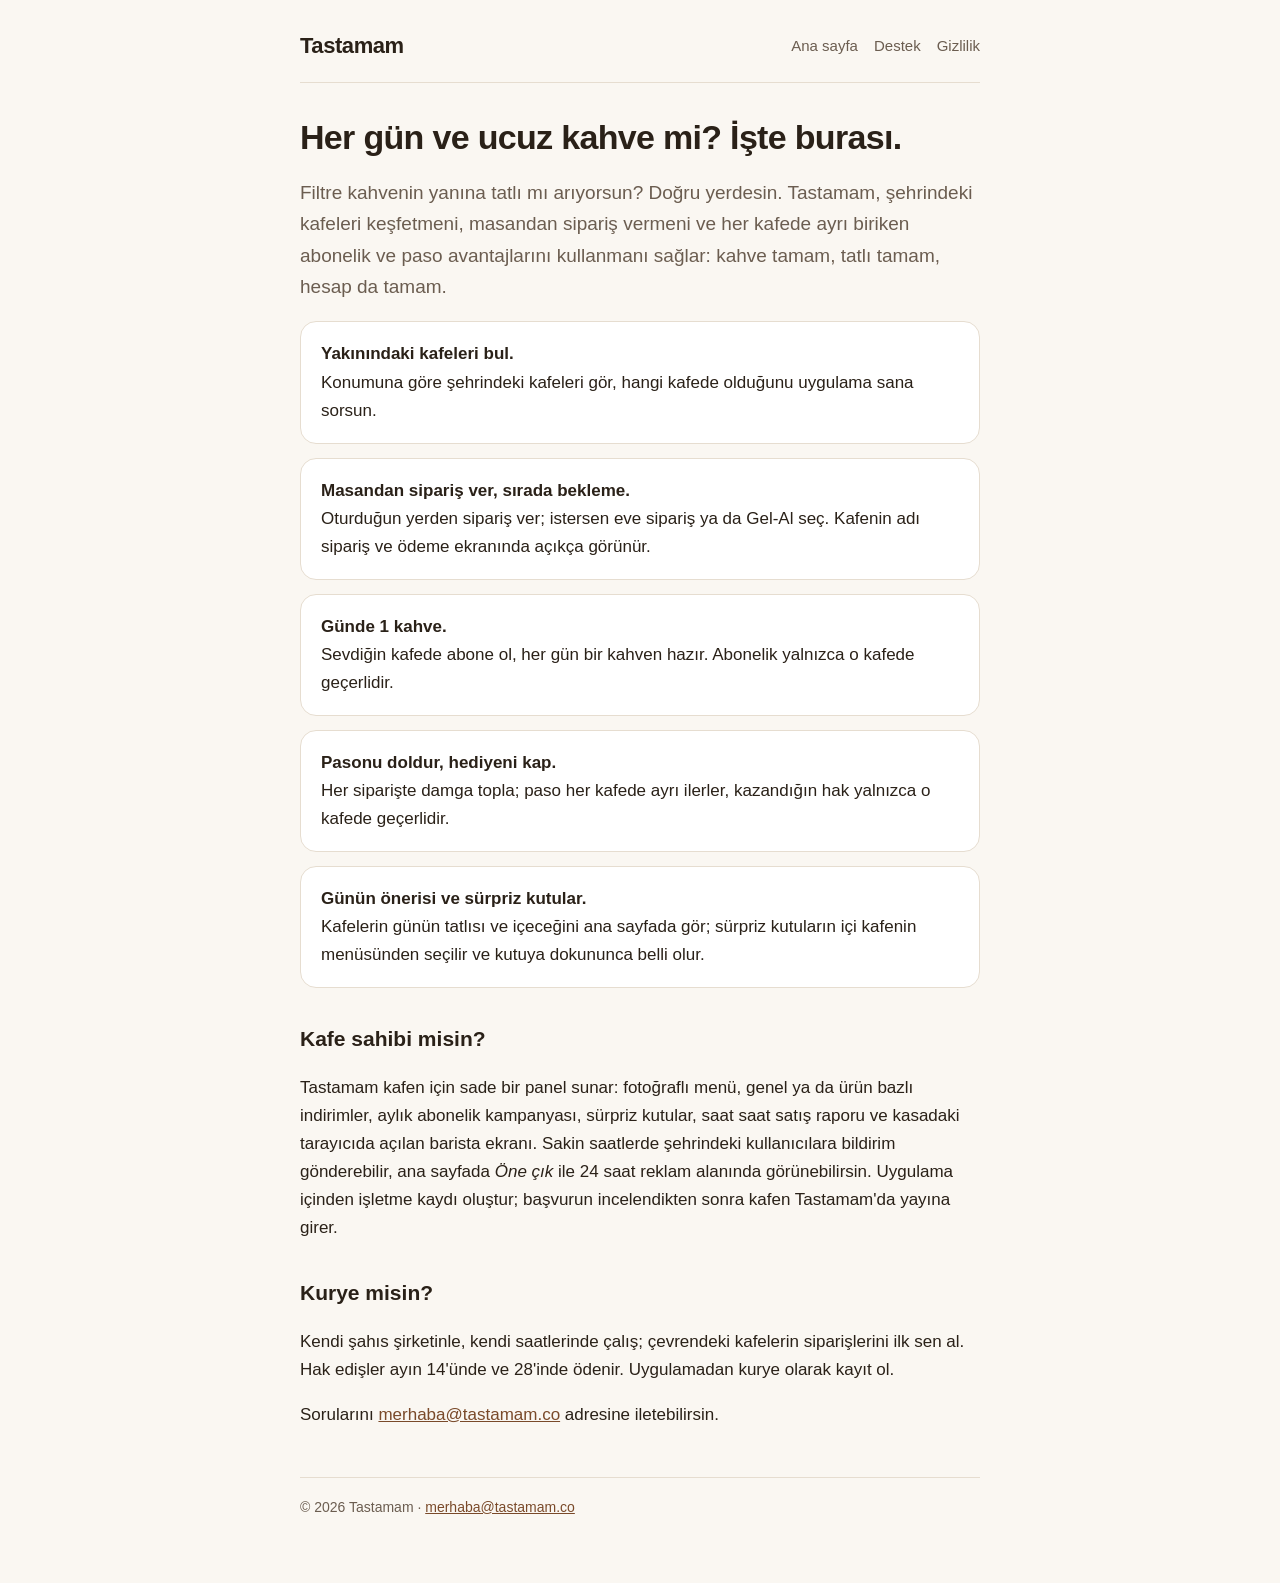
<file: index.html>
<!doctype html><html lang="tr"><head><meta charset="utf-8"><meta name="viewport" content="width=device-width,initial-scale=1"><link rel="stylesheet" href="style.css"><title>Tastamam</title><meta name="description" content="Tastamam: her gün ve ucuz kahve mi? İşte burası. Kahveni keşfet, masandan sipariş ver, kafene özel abonelik ve paso avantajlarından yararlan."></head><body><div class="wrap"><header><a class="logo" href="index.html">Tastamam</a><nav><a href="index.html">Ana sayfa</a><a href="destek.html">Destek</a><a href="gizlilik.html">Gizlilik</a></nav></header>
<h1>Her gün ve ucuz kahve mi? İşte burası.</h1>
<p class="lead">Filtre kahvenin yanına tatlı mı arıyorsun? Doğru yerdesin. Tastamam, şehrindeki kafeleri keşfetmeni, masandan sipariş vermeni ve her kafede ayrı biriken abonelik ve paso avantajlarını kullanmanı sağlar: kahve tamam, tatlı tamam, hesap da tamam.</p>
<div class="card"><strong>Yakınındaki kafeleri bul.</strong><br>Konumuna göre şehrindeki kafeleri gör, hangi kafede olduğunu uygulama sana sorsun.</div>
<div class="card"><strong>Masandan sipariş ver, sırada bekleme.</strong><br>Oturduğun yerden sipariş ver; istersen eve sipariş ya da Gel-Al seç. Kafenin adı sipariş ve ödeme ekranında açıkça görünür.</div>
<div class="card"><strong>Günde 1 kahve.</strong><br>Sevdiğin kafede abone ol, her gün bir kahven hazır. Abonelik yalnızca o kafede geçerlidir.</div>
<div class="card"><strong>Pasonu doldur, hediyeni kap.</strong><br>Her siparişte damga topla; paso her kafede ayrı ilerler, kazandığın hak yalnızca o kafede geçerlidir.</div>
<div class="card"><strong>Günün önerisi ve sürpriz kutular.</strong><br>Kafelerin günün tatlısı ve içeceğini ana sayfada gör; sürpriz kutuların içi kafenin menüsünden seçilir ve kutuya dokununca belli olur.</div>
<h2>Kafe sahibi misin?</h2>
<p>Tastamam kafen için sade bir panel sunar: fotoğraflı menü, genel ya da ürün bazlı indirimler, aylık abonelik kampanyası, sürpriz kutular, saat saat satış raporu ve kasadaki tarayıcıda açılan barista ekranı. Sakin saatlerde şehrindeki kullanıcılara bildirim gönderebilir, ana sayfada <em>Öne çık</em> ile 24 saat reklam alanında görünebilirsin. Uygulama içinden işletme kaydı oluştur; başvurun incelendikten sonra kafen Tastamam'da yayına girer.</p>
<h2>Kurye misin?</h2>
<p>Kendi şahıs şirketinle, kendi saatlerinde çalış; çevrendeki kafelerin siparişlerini ilk sen al. Hak edişler ayın 14'ünde ve 28'inde ödenir. Uygulamadan kurye olarak kayıt ol.</p>
<p>Sorularını <a href="mailto:merhaba@tastamam.co">merhaba@tastamam.co</a> adresine iletebilirsin.</p>
<footer>© 2026 Tastamam · <a href="mailto:merhaba@tastamam.co">merhaba@tastamam.co</a></footer></div></body></html>
</file>
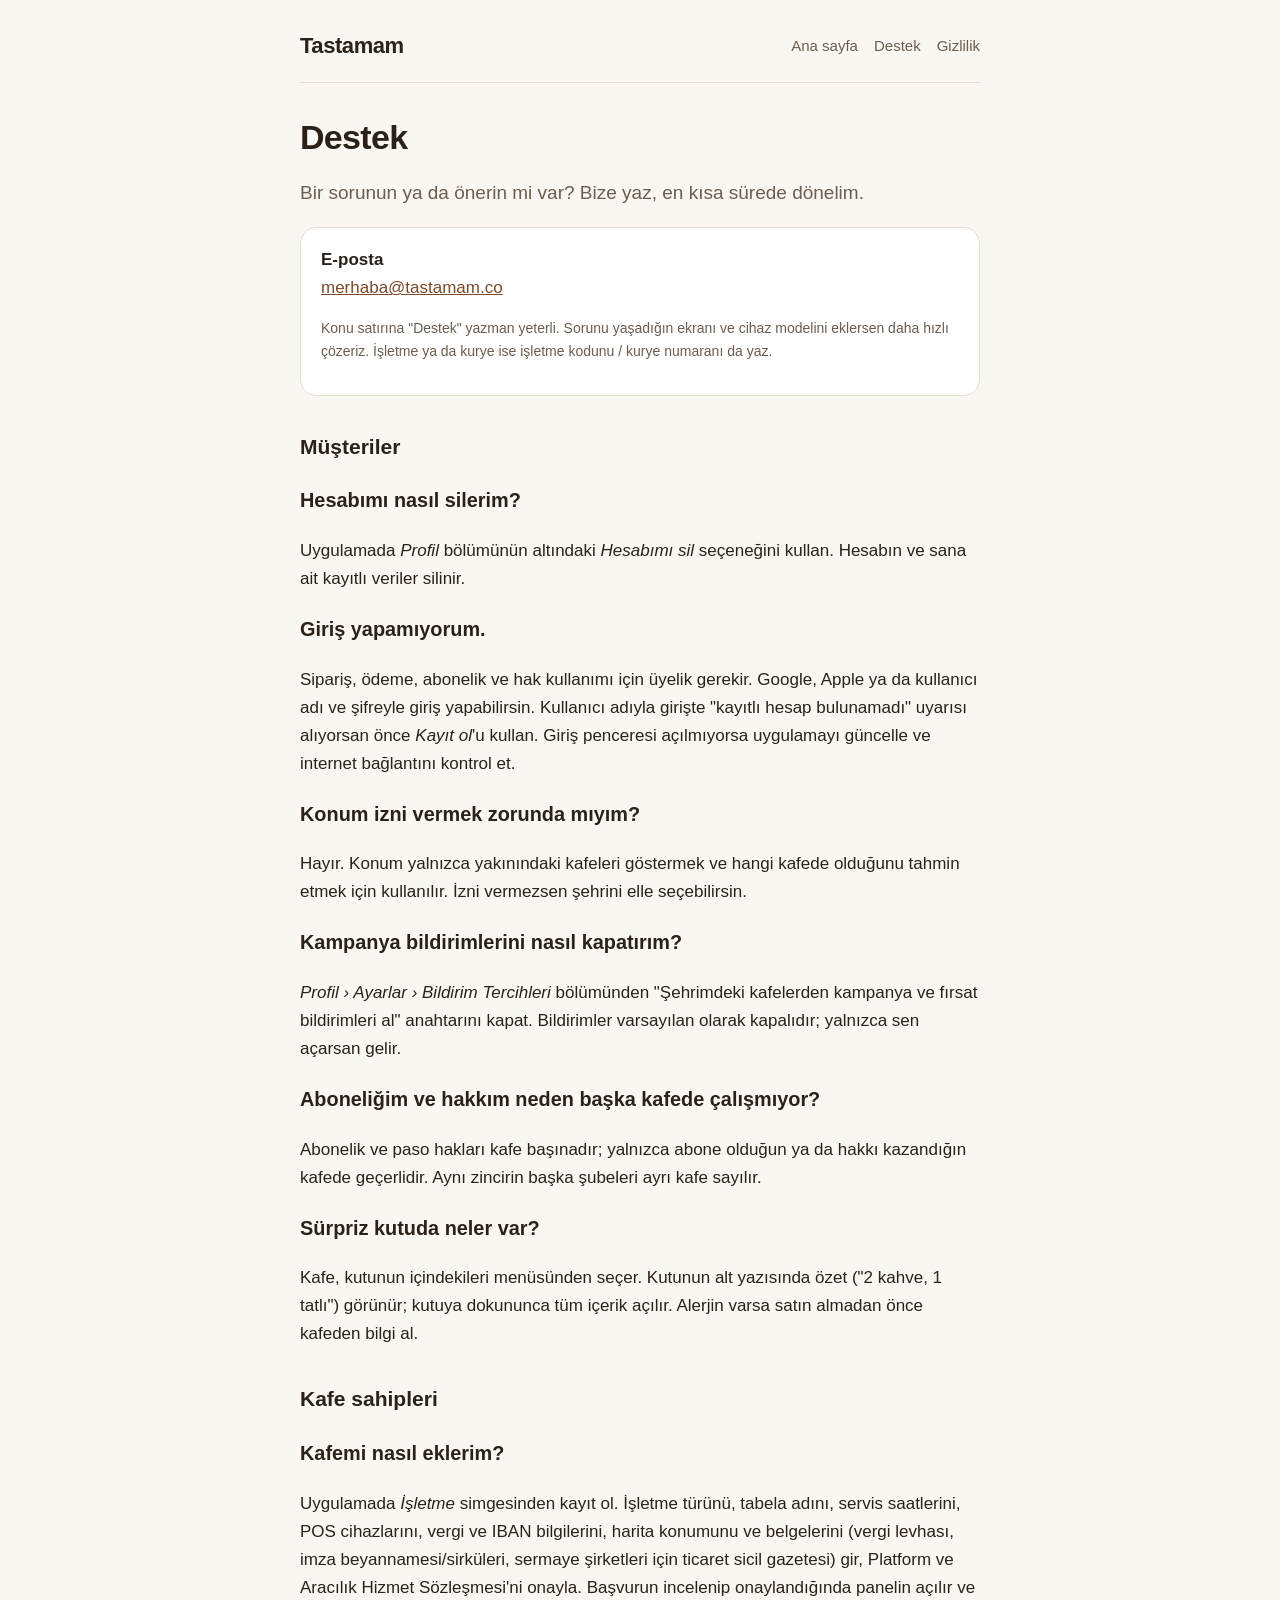
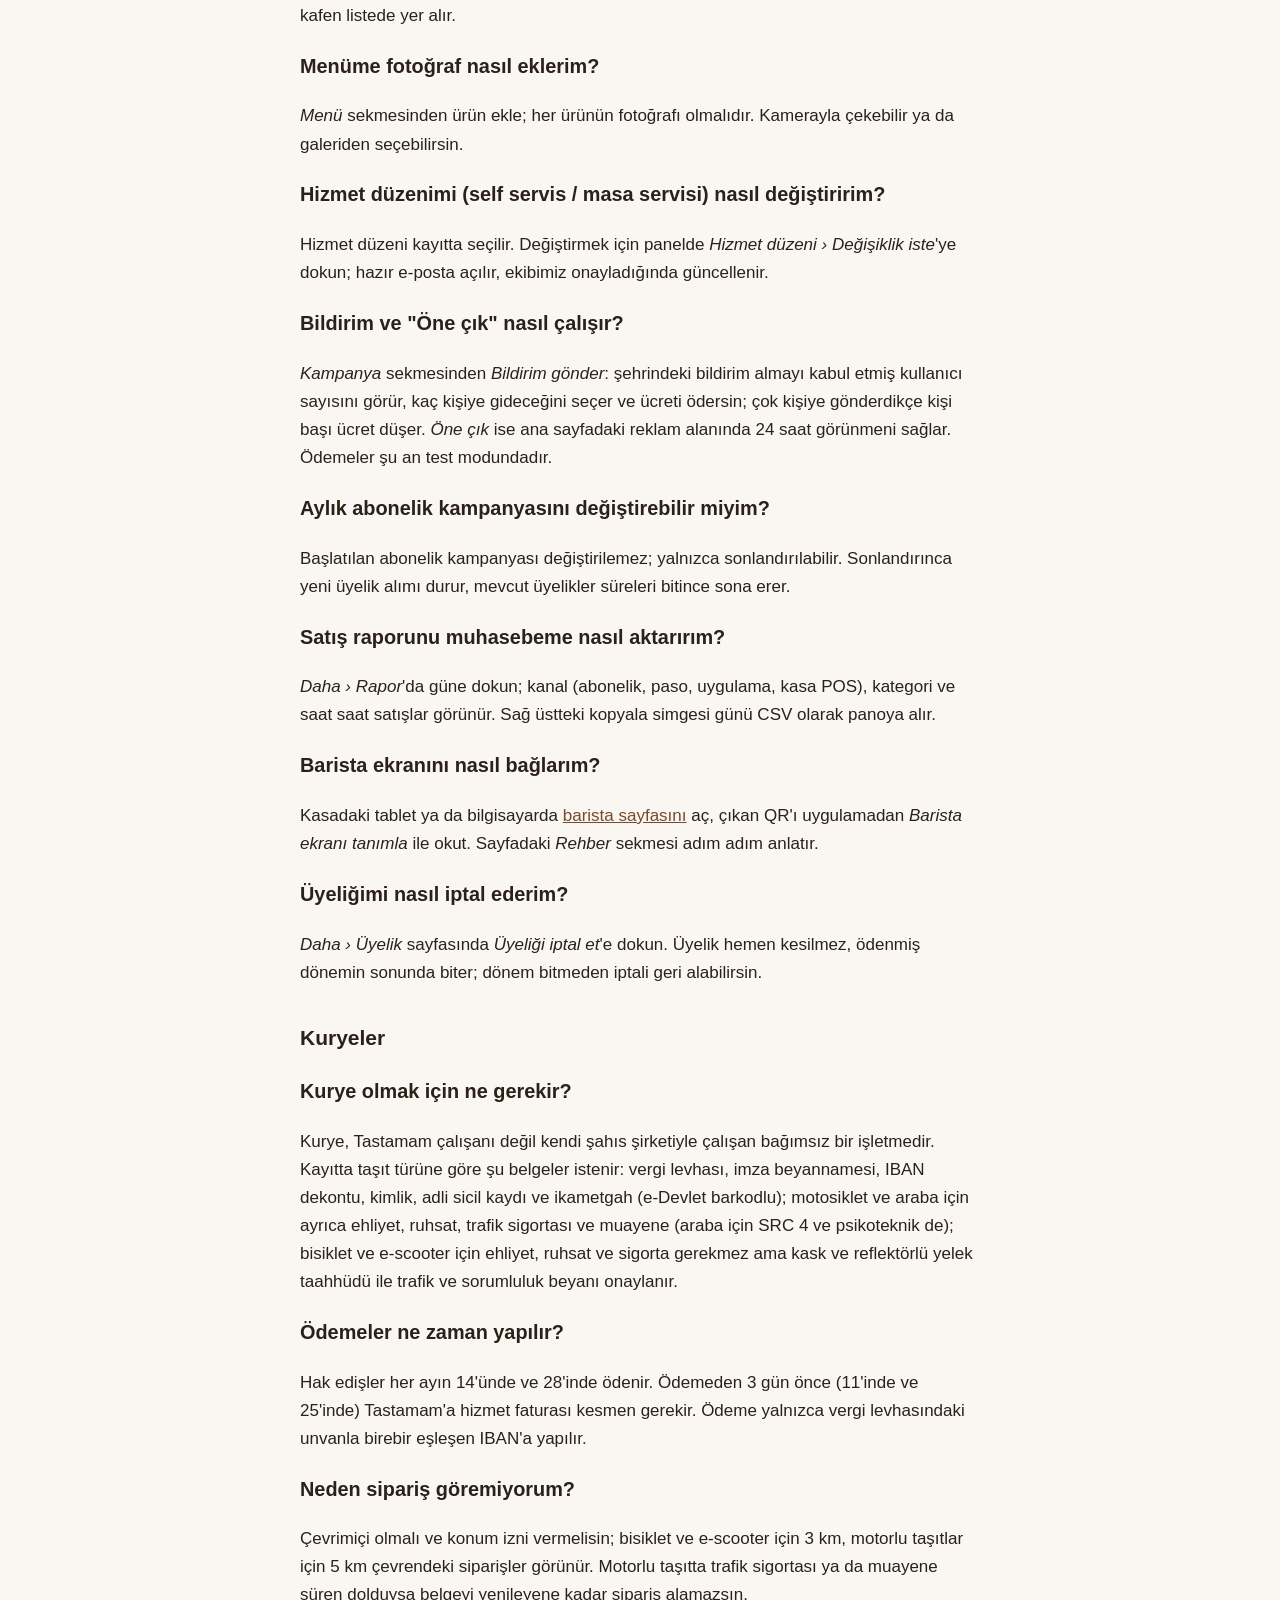
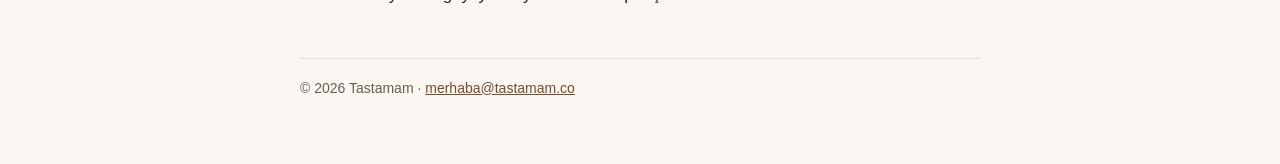
<file: destek.html>
<!doctype html><html lang="tr"><head><meta charset="utf-8"><meta name="viewport" content="width=device-width,initial-scale=1"><link rel="stylesheet" href="style.css"><title>Destek · Tastamam</title></head><body><div class="wrap"><header><a class="logo" href="index.html">Tastamam</a><nav><a href="index.html">Ana sayfa</a><a href="destek.html">Destek</a><a href="gizlilik.html">Gizlilik</a></nav></header>
<h1>Destek</h1>
<p class="lead">Bir sorunun ya da önerin mi var? Bize yaz, en kısa sürede dönelim.</p>
<div class="card"><strong>E-posta</strong><br><a href="mailto:merhaba@tastamam.co">merhaba@tastamam.co</a><p class="note">Konu satırına "Destek" yazman yeterli. Sorunu yaşadığın ekranı ve cihaz modelini eklersen daha hızlı çözeriz. İşletme ya da kurye ise işletme kodunu / kurye numaranı da yaz.</p></div>
<h2>Müşteriler</h2>
<h3>Hesabımı nasıl silerim?</h3>
<p>Uygulamada <em>Profil</em> bölümünün altındaki <em>Hesabımı sil</em> seçeneğini kullan. Hesabın ve sana ait kayıtlı veriler silinir.</p>
<h3>Giriş yapamıyorum.</h3>
<p>Sipariş, ödeme, abonelik ve hak kullanımı için üyelik gerekir. Google, Apple ya da kullanıcı adı ve şifreyle giriş yapabilirsin. Kullanıcı adıyla girişte "kayıtlı hesap bulunamadı" uyarısı alıyorsan önce <em>Kayıt ol</em>'u kullan. Giriş penceresi açılmıyorsa uygulamayı güncelle ve internet bağlantını kontrol et.</p>
<h3>Konum izni vermek zorunda mıyım?</h3>
<p>Hayır. Konum yalnızca yakınındaki kafeleri göstermek ve hangi kafede olduğunu tahmin etmek için kullanılır. İzni vermezsen şehrini elle seçebilirsin.</p>
<h3>Kampanya bildirimlerini nasıl kapatırım?</h3>
<p><em>Profil › Ayarlar › Bildirim Tercihleri</em> bölümünden "Şehrimdeki kafelerden kampanya ve fırsat bildirimleri al" anahtarını kapat. Bildirimler varsayılan olarak kapalıdır; yalnızca sen açarsan gelir.</p>
<h3>Aboneliğim ve hakkım neden başka kafede çalışmıyor?</h3>
<p>Abonelik ve paso hakları kafe başınadır; yalnızca abone olduğun ya da hakkı kazandığın kafede geçerlidir. Aynı zincirin başka şubeleri ayrı kafe sayılır.</p>
<h3>Sürpriz kutuda neler var?</h3>
<p>Kafe, kutunun içindekileri menüsünden seçer. Kutunun alt yazısında özet ("2 kahve, 1 tatlı") görünür; kutuya dokununca tüm içerik açılır. Alerjin varsa satın almadan önce kafeden bilgi al.</p>
<h2>Kafe sahipleri</h2>
<h3>Kafemi nasıl eklerim?</h3>
<p>Uygulamada <em>İşletme</em> simgesinden kayıt ol. İşletme türünü, tabela adını, servis saatlerini, POS cihazlarını, vergi ve IBAN bilgilerini, harita konumunu ve belgelerini (vergi levhası, imza beyannamesi/sirküleri, sermaye şirketleri için ticaret sicil gazetesi) gir, Platform ve Aracılık Hizmet Sözleşmesi'ni onayla. Başvurun incelenip onaylandığında panelin açılır ve kafen listede yer alır.</p>
<h3>Menüme fotoğraf nasıl eklerim?</h3>
<p><em>Menü</em> sekmesinden ürün ekle; her ürünün fotoğrafı olmalıdır. Kamerayla çekebilir ya da galeriden seçebilirsin.</p>
<h3>Hizmet düzenimi (self servis / masa servisi) nasıl değiştiririm?</h3>
<p>Hizmet düzeni kayıtta seçilir. Değiştirmek için panelde <em>Hizmet düzeni › Değişiklik iste</em>'ye dokun; hazır e-posta açılır, ekibimiz onayladığında güncellenir.</p>
<h3>Bildirim ve "Öne çık" nasıl çalışır?</h3>
<p><em>Kampanya</em> sekmesinden <em>Bildirim gönder</em>: şehrindeki bildirim almayı kabul etmiş kullanıcı sayısını görür, kaç kişiye gideceğini seçer ve ücreti ödersin; çok kişiye gönderdikçe kişi başı ücret düşer. <em>Öne çık</em> ise ana sayfadaki reklam alanında 24 saat görünmeni sağlar. Ödemeler şu an test modundadır.</p>
<h3>Aylık abonelik kampanyasını değiştirebilir miyim?</h3>
<p>Başlatılan abonelik kampanyası değiştirilemez; yalnızca sonlandırılabilir. Sonlandırınca yeni üyelik alımı durur, mevcut üyelikler süreleri bitince sona erer.</p>
<h3>Satış raporunu muhasebeme nasıl aktarırım?</h3>
<p><em>Daha › Rapor</em>'da güne dokun; kanal (abonelik, paso, uygulama, kasa POS), kategori ve saat saat satışlar görünür. Sağ üstteki kopyala simgesi günü CSV olarak panoya alır.</p>
<h3>Barista ekranını nasıl bağlarım?</h3>
<p>Kasadaki tablet ya da bilgisayarda <a href="barista.html">barista sayfasını</a> aç, çıkan QR'ı uygulamadan <em>Barista ekranı tanımla</em> ile okut. Sayfadaki <em>Rehber</em> sekmesi adım adım anlatır.</p>
<h3>Üyeliğimi nasıl iptal ederim?</h3>
<p><em>Daha › Üyelik</em> sayfasında <em>Üyeliği iptal et</em>'e dokun. Üyelik hemen kesilmez, ödenmiş dönemin sonunda biter; dönem bitmeden iptali geri alabilirsin.</p>
<h2>Kuryeler</h2>
<h3>Kurye olmak için ne gerekir?</h3>
<p>Kurye, Tastamam çalışanı değil kendi şahıs şirketiyle çalışan bağımsız bir işletmedir. Kayıtta taşıt türüne göre şu belgeler istenir: vergi levhası, imza beyannamesi, IBAN dekontu, kimlik, adli sicil kaydı ve ikametgah (e-Devlet barkodlu); motosiklet ve araba için ayrıca ehliyet, ruhsat, trafik sigortası ve muayene (araba için SRC 4 ve psikoteknik de); bisiklet ve e-scooter için ehliyet, ruhsat ve sigorta gerekmez ama kask ve reflektörlü yelek taahhüdü ile trafik ve sorumluluk beyanı onaylanır.</p>
<h3>Ödemeler ne zaman yapılır?</h3>
<p>Hak edişler her ayın 14'ünde ve 28'inde ödenir. Ödemeden 3 gün önce (11'inde ve 25'inde) Tastamam'a hizmet faturası kesmen gerekir. Ödeme yalnızca vergi levhasındaki unvanla birebir eşleşen IBAN'a yapılır.</p>
<h3>Neden sipariş göremiyorum?</h3>
<p>Çevrimiçi olmalı ve konum izni vermelisin; bisiklet ve e-scooter için 3 km, motorlu taşıtlar için 5 km çevrendeki siparişler görünür. Motorlu taşıtta trafik sigortası ya da muayene süren dolduysa belgeyi yenileyene kadar sipariş alamazsın.</p>
<footer>© 2026 Tastamam · <a href="mailto:merhaba@tastamam.co">merhaba@tastamam.co</a></footer></div></body></html>
</file>
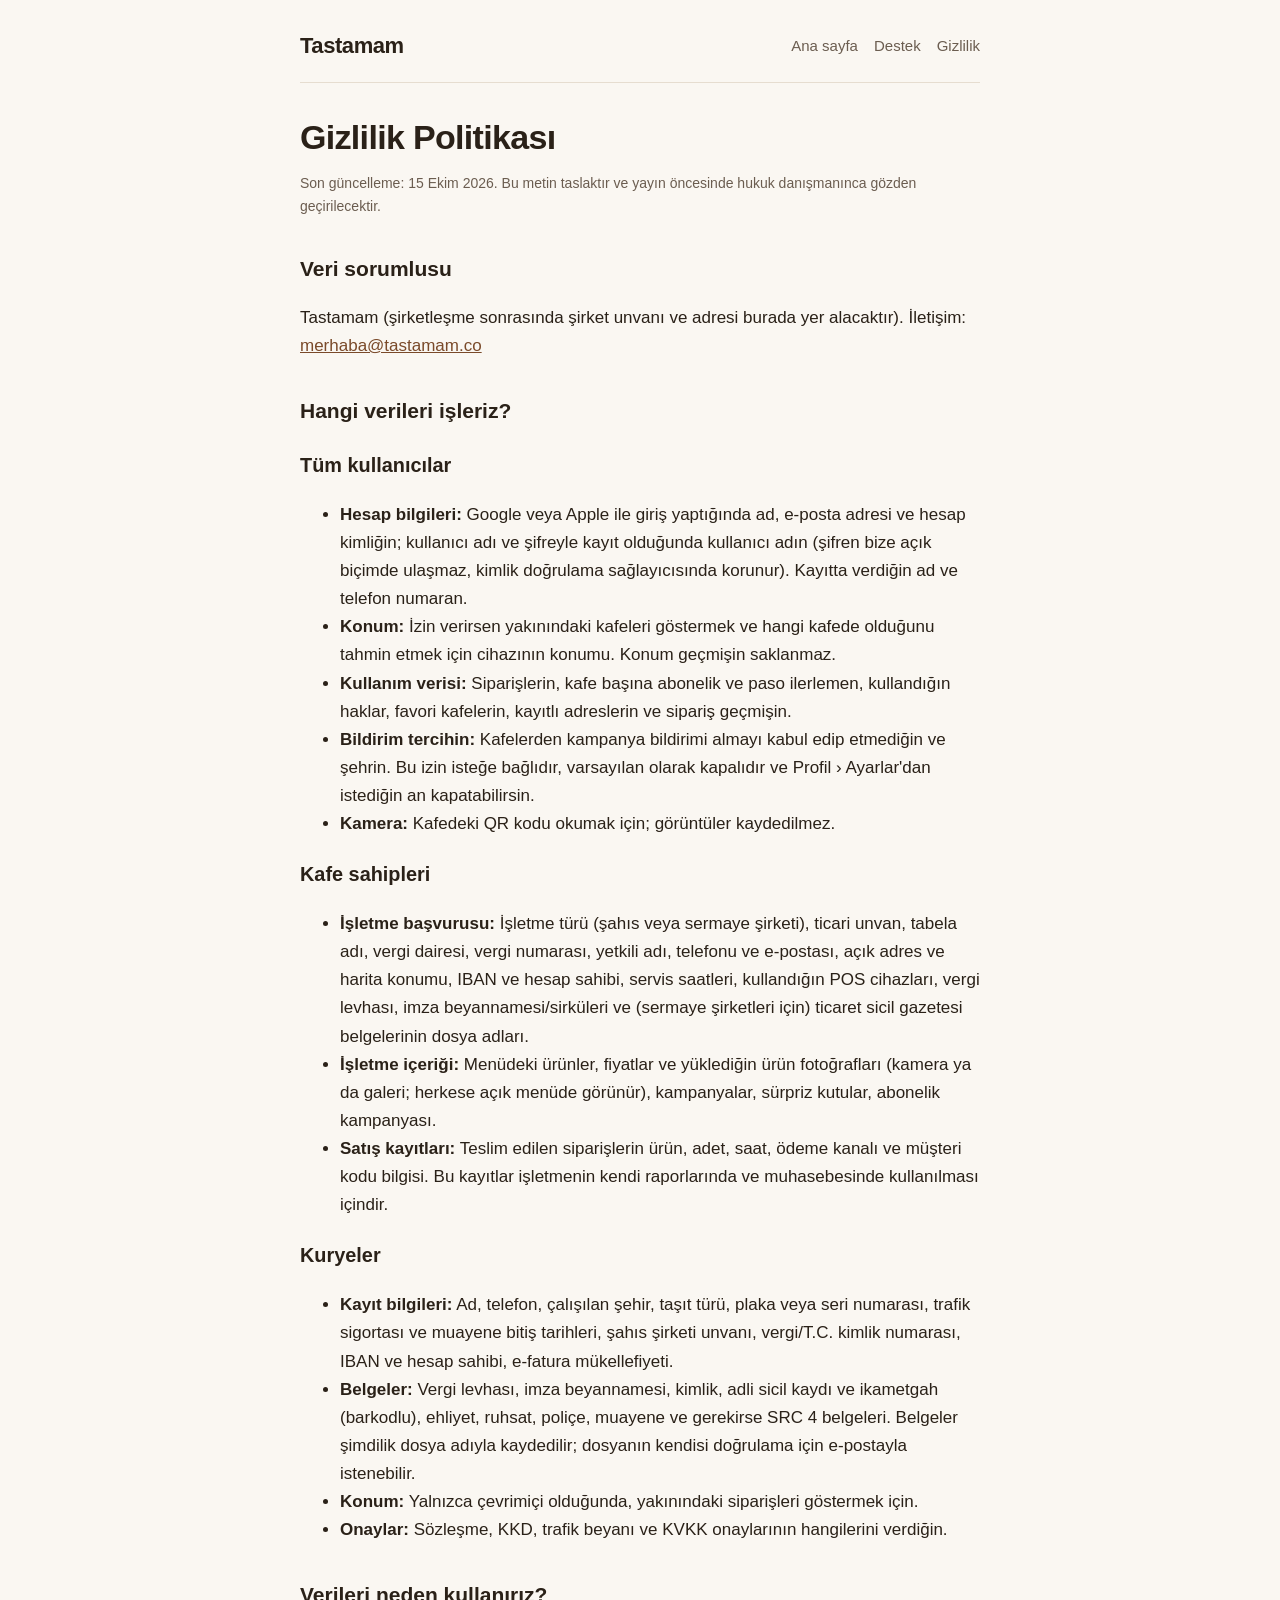
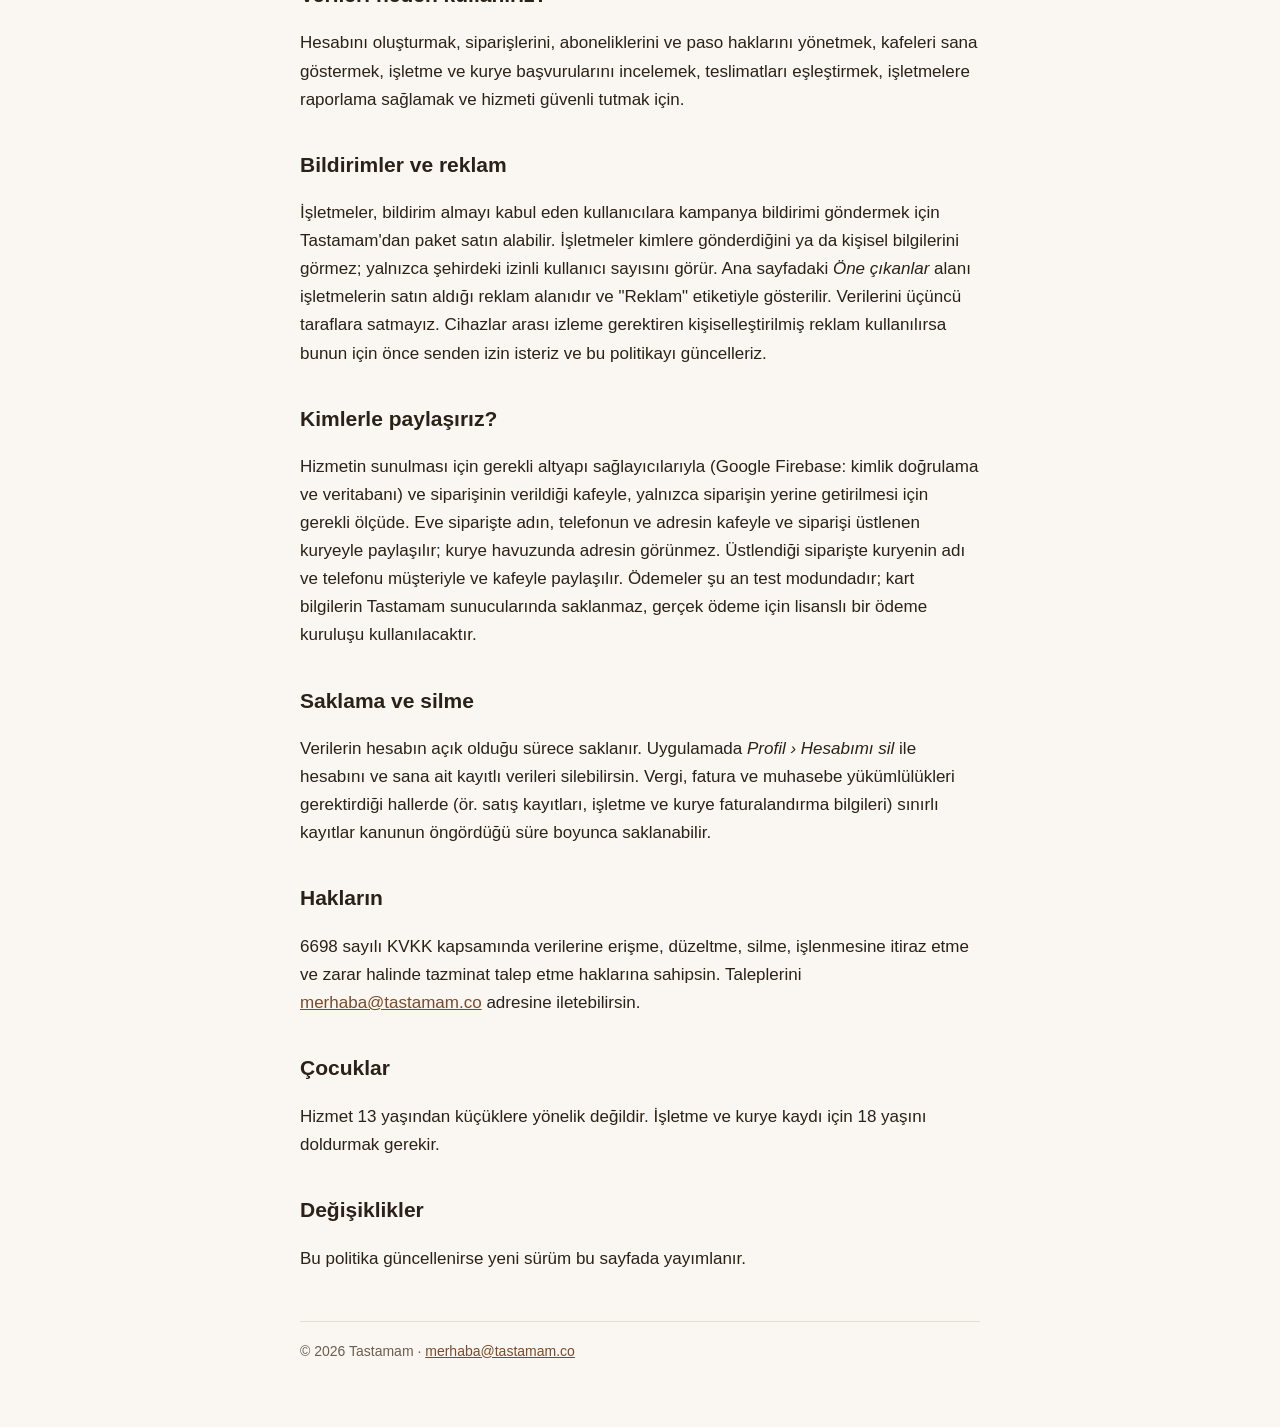
<file: gizlilik.html>
<!doctype html><html lang="tr"><head><meta charset="utf-8"><meta name="viewport" content="width=device-width,initial-scale=1"><link rel="stylesheet" href="style.css"><title>Gizlilik Politikası · Tastamam</title></head><body><div class="wrap"><header><a class="logo" href="index.html">Tastamam</a><nav><a href="index.html">Ana sayfa</a><a href="destek.html">Destek</a><a href="gizlilik.html">Gizlilik</a></nav></header>
<h1>Gizlilik Politikası</h1>
<p class="note">Son güncelleme: 15 Ekim 2026. Bu metin taslaktır ve yayın öncesinde hukuk danışmanınca gözden geçirilecektir.</p>
<h2>Veri sorumlusu</h2>
<p>Tastamam (şirketleşme sonrasında şirket unvanı ve adresi burada yer alacaktır). İletişim: <a href="mailto:merhaba@tastamam.co">merhaba@tastamam.co</a></p>
<h2>Hangi verileri işleriz?</h2>
<h3>Tüm kullanıcılar</h3>
<ul>
<li><strong>Hesap bilgileri:</strong> Google veya Apple ile giriş yaptığında ad, e-posta adresi ve hesap kimliğin; kullanıcı adı ve şifreyle kayıt olduğunda kullanıcı adın (şifren bize açık biçimde ulaşmaz, kimlik doğrulama sağlayıcısında korunur). Kayıtta verdiğin ad ve telefon numaran.</li>
<li><strong>Konum:</strong> İzin verirsen yakınındaki kafeleri göstermek ve hangi kafede olduğunu tahmin etmek için cihazının konumu. Konum geçmişin saklanmaz.</li>
<li><strong>Kullanım verisi:</strong> Siparişlerin, kafe başına abonelik ve paso ilerlemen, kullandığın haklar, favori kafelerin, kayıtlı adreslerin ve sipariş geçmişin.</li>
<li><strong>Bildirim tercihin:</strong> Kafelerden kampanya bildirimi almayı kabul edip etmediğin ve şehrin. Bu izin isteğe bağlıdır, varsayılan olarak kapalıdır ve Profil › Ayarlar'dan istediğin an kapatabilirsin.</li>
<li><strong>Kamera:</strong> Kafedeki QR kodu okumak için; görüntüler kaydedilmez.</li>
</ul>
<h3>Kafe sahipleri</h3>
<ul>
<li><strong>İşletme başvurusu:</strong> İşletme türü (şahıs veya sermaye şirketi), ticari unvan, tabela adı, vergi dairesi, vergi numarası, yetkili adı, telefonu ve e-postası, açık adres ve harita konumu, IBAN ve hesap sahibi, servis saatleri, kullandığın POS cihazları, vergi levhası, imza beyannamesi/sirküleri ve (sermaye şirketleri için) ticaret sicil gazetesi belgelerinin dosya adları.</li>
<li><strong>İşletme içeriği:</strong> Menüdeki ürünler, fiyatlar ve yüklediğin ürün fotoğrafları (kamera ya da galeri; herkese açık menüde görünür), kampanyalar, sürpriz kutular, abonelik kampanyası.</li>
<li><strong>Satış kayıtları:</strong> Teslim edilen siparişlerin ürün, adet, saat, ödeme kanalı ve müşteri kodu bilgisi. Bu kayıtlar işletmenin kendi raporlarında ve muhasebesinde kullanılması içindir.</li>
</ul>
<h3>Kuryeler</h3>
<ul>
<li><strong>Kayıt bilgileri:</strong> Ad, telefon, çalışılan şehir, taşıt türü, plaka veya seri numarası, trafik sigortası ve muayene bitiş tarihleri, şahıs şirketi unvanı, vergi/T.C. kimlik numarası, IBAN ve hesap sahibi, e-fatura mükellefiyeti.</li>
<li><strong>Belgeler:</strong> Vergi levhası, imza beyannamesi, kimlik, adli sicil kaydı ve ikametgah (barkodlu), ehliyet, ruhsat, poliçe, muayene ve gerekirse SRC 4 belgeleri. Belgeler şimdilik dosya adıyla kaydedilir; dosyanın kendisi doğrulama için e-postayla istenebilir.</li>
<li><strong>Konum:</strong> Yalnızca çevrimiçi olduğunda, yakınındaki siparişleri göstermek için.</li>
<li><strong>Onaylar:</strong> Sözleşme, KKD, trafik beyanı ve KVKK onaylarının hangilerini verdiğin.</li>
</ul>
<h2>Verileri neden kullanırız?</h2>
<p>Hesabını oluşturmak, siparişlerini, aboneliklerini ve paso haklarını yönetmek, kafeleri sana göstermek, işletme ve kurye başvurularını incelemek, teslimatları eşleştirmek, işletmelere raporlama sağlamak ve hizmeti güvenli tutmak için.</p>
<h2>Bildirimler ve reklam</h2>
<p>İşletmeler, bildirim almayı kabul eden kullanıcılara kampanya bildirimi göndermek için Tastamam'dan paket satın alabilir. İşletmeler kimlere gönderdiğini ya da kişisel bilgilerini görmez; yalnızca şehirdeki izinli kullanıcı sayısını görür. Ana sayfadaki <em>Öne çıkanlar</em> alanı işletmelerin satın aldığı reklam alanıdır ve "Reklam" etiketiyle gösterilir. Verilerini üçüncü taraflara satmayız. Cihazlar arası izleme gerektiren kişiselleştirilmiş reklam kullanılırsa bunun için önce senden izin isteriz ve bu politikayı güncelleriz.</p>
<h2>Kimlerle paylaşırız?</h2>
<p>Hizmetin sunulması için gerekli altyapı sağlayıcılarıyla (Google Firebase: kimlik doğrulama ve veritabanı) ve siparişinin verildiği kafeyle, yalnızca siparişin yerine getirilmesi için gerekli ölçüde. Eve siparişte adın, telefonun ve adresin kafeyle ve siparişi üstlenen kuryeyle paylaşılır; kurye havuzunda adresin görünmez. Üstlendiği siparişte kuryenin adı ve telefonu müşteriyle ve kafeyle paylaşılır. Ödemeler şu an test modundadır; kart bilgilerin Tastamam sunucularında saklanmaz, gerçek ödeme için lisanslı bir ödeme kuruluşu kullanılacaktır.</p>
<h2>Saklama ve silme</h2>
<p>Verilerin hesabın açık olduğu sürece saklanır. Uygulamada <em>Profil › Hesabımı sil</em> ile hesabını ve sana ait kayıtlı verileri silebilirsin. Vergi, fatura ve muhasebe yükümlülükleri gerektirdiği hallerde (ör. satış kayıtları, işletme ve kurye faturalandırma bilgileri) sınırlı kayıtlar kanunun öngördüğü süre boyunca saklanabilir.</p>
<h2>Hakların</h2>
<p>6698 sayılı KVKK kapsamında verilerine erişme, düzeltme, silme, işlenmesine itiraz etme ve zarar halinde tazminat talep etme haklarına sahipsin. Taleplerini <a href="mailto:merhaba@tastamam.co">merhaba@tastamam.co</a> adresine iletebilirsin.</p>
<h2>Çocuklar</h2>
<p>Hizmet 13 yaşından küçüklere yönelik değildir. İşletme ve kurye kaydı için 18 yaşını doldurmak gerekir.</p>
<h2>Değişiklikler</h2>
<p>Bu politika güncellenirse yeni sürüm bu sayfada yayımlanır.</p>
<footer>© 2026 Tastamam · <a href="mailto:merhaba@tastamam.co">merhaba@tastamam.co</a></footer></div></body></html>
</file>
<file: style.css>
:root{--bg:#faf7f2;--ink:#2a2118;--soft:#6b5d50;--line:#e6ddd0;--card:#fff;--accent:#7a4a2a}
@media (prefers-color-scheme:dark){:root{--bg:#1c1713;--ink:#f3ebe0;--soft:#b3a597;--line:#3a3028;--card:#262019;--accent:#d9a572}}
*{box-sizing:border-box}
body{margin:0;background:var(--bg);color:var(--ink);font:17px/1.65 -apple-system,"Segoe UI",Roboto,Helvetica,Arial,sans-serif}
.wrap{max-width:720px;margin:0 auto;padding:28px 20px 64px}
header{display:flex;justify-content:space-between;align-items:center;gap:16px;flex-wrap:wrap;padding-bottom:18px;border-bottom:1px solid var(--line);margin-bottom:34px}
.logo{font-weight:800;font-size:22px;letter-spacing:-.02em;color:var(--ink);text-decoration:none}
nav a{color:var(--soft);text-decoration:none;margin-left:16px;font-size:15px}
nav a:hover{color:var(--accent)}
h1{font-size:34px;line-height:1.2;margin:0 0 12px;letter-spacing:-.02em}
h2{font-size:21px;margin:34px 0 8px}
p,li{color:var(--ink)}
.lead{font-size:19px;color:var(--soft)}
a{color:var(--accent)}
.card{background:var(--card);border:1px solid var(--line);border-radius:16px;padding:18px 20px;margin:14px 0}
.note{font-size:14px;color:var(--soft)}
footer{margin-top:48px;padding-top:18px;border-top:1px solid var(--line);font-size:14px;color:var(--soft)}
</file>
